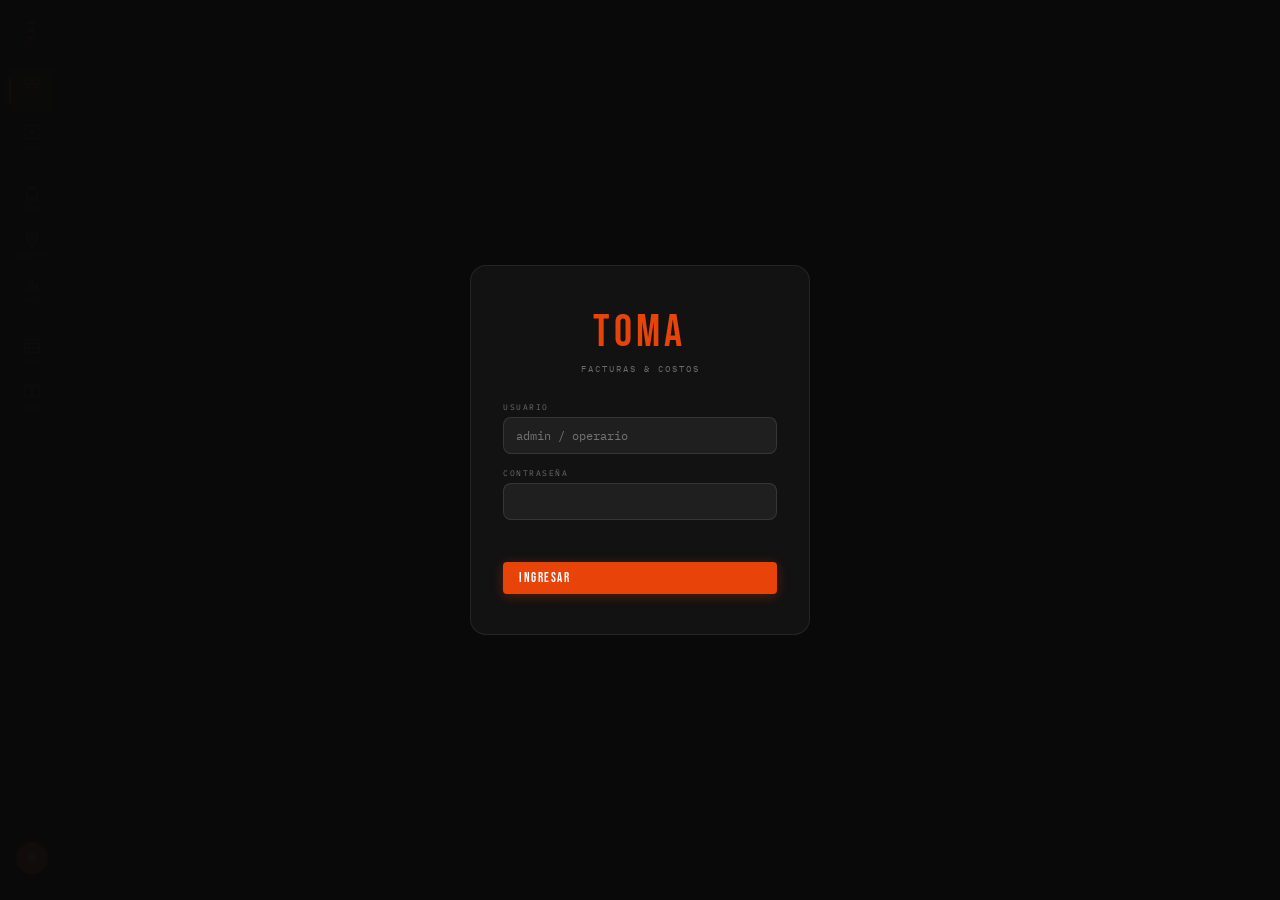
<file: facturas/index.html>
<!DOCTYPE html>
<html lang="es">
<head>
  <meta charset="UTF-8">
  <meta http-equiv="Content-Security-Policy" content="script-src 'self' https://cdn.sheetjs.com; object-src 'none'">
  <meta name="viewport" content="width=device-width, initial-scale=1.0">
  <title>Tomahoxs — Facturas</title>
  <link rel="stylesheet" href="css/main.css">
  <link rel="manifest" href="manifest.json">
  <meta name="theme-color" content="#E8440A">
  <link rel="preconnect" href="https://script.google.com">
  <link rel="preconnect" href="https://generativelanguage.googleapis.com">
</head>
<body>
<div class="app">
  <!-- SIDEBAR -->
  <nav class="sidebar">
    <div class="sb-logo">TOMA</div>
    <a class="sb-item active" data-screen="dashboard" href="#dashboard">
      <svg viewBox="0 0 24 24"><rect x="3" y="3" width="7" height="7" rx="1"/><rect x="14" y="3" width="7" height="7" rx="1"/><rect x="3" y="14" width="7" height="7" rx="1"/><rect x="14" y="14" width="7" height="7" rx="1"/></svg>
      <span class="lbl">DASH</span>
    </a>
    <a class="sb-item" data-screen="scan" href="#scan">
      <svg viewBox="0 0 24 24"><rect x="3" y="3" width="18" height="18" rx="2"/><path d="M8 12h8M12 8v8"/></svg>
      <span class="lbl">SCAN</span>
    </a>
    <div class="sb-divider"></div>
    <a class="sb-item" data-screen="historial" href="#historial">
      <svg viewBox="0 0 24 24"><path d="M9 5H7a2 2 0 0 0-2 2v12a2 2 0 0 0 2 2h10a2 2 0 0 0 2-2V7a2 2 0 0 0-2-2h-2M9 5a2 2 0 0 0 2 2h2a2 2 0 0 0 2-2M9 5a2 2 0 0 0 2-2h2a2 2 0 0 0 2 2"/></svg>
      <span class="lbl">HIST</span>
    </a>
    <a class="sb-item" data-screen="recetas" href="#recetas">
      <svg viewBox="0 0 24 24"><path d="M12 2C8 2 5 5 5 9c0 5.25 7 13 7 13s7-7.75 7-13c0-4-3-7-7-7z"/><circle cx="12" cy="9" r="2.5"/></svg>
      <span class="lbl">RECETAS</span>
    </a>
    <a class="sb-item" data-screen="costos" href="#costos">
      <svg viewBox="0 0 24 24" fill="none" stroke="currentColor" stroke-width="1.8"><line x1="18" y1="20" x2="18" y2="10"/><line x1="12" y1="20" x2="12" y2="4"/><line x1="6" y1="20" x2="6" y2="14"/></svg>
      <span class="lbl">P&L</span>
    </a>
    <div class="sb-divider"></div>
    <a class="sb-item" data-screen="inventario" href="#inventario">
      <svg viewBox="0 0 24 24" fill="none" stroke="currentColor" stroke-width="1.8"><rect x="2" y="3" width="20" height="18" rx="2"/><path d="M8 3v18M2 9h6M2 15h6M8 9h14M8 15h14"/></svg>
      <span class="lbl">INV</span>
    </a>
    <a class="sb-item" data-screen="libro" href="#libro">
      <svg viewBox="0 0 24 24" fill="none" stroke="currentColor" stroke-width="1.8"><path d="M2 3h6a4 4 0 0 1 4 4v14a3 3 0 0 0-3-3H2z"/><path d="M22 3h-6a4 4 0 0 0-4 4v14a3 3 0 0 1 3-3h7z"/></svg>
      <span class="lbl">LIBRO</span>
    </a>
    <div class="sb-avatar">JH</div>
  </nav>

  <!-- MAIN -->
  <div class="main">
    <div id="screen-dashboard" class="screen active"></div>
    <div id="screen-scan" class="screen"></div>
    <div id="screen-historial" class="screen"></div>
    <div id="screen-recetas" class="screen"></div>
    <div id="screen-costos" class="screen"></div>
    <div id="screen-inventario" class="screen"></div>
    <div id="screen-libro" class="screen"></div>
  </div>
</div>

<div id="toast"></div>

<!-- LOGIN OVERLAY -->
<div id="login-overlay">
  <div class="login-box">
    <div class="login-logo">TOMA</div>
    <div class="login-sub">Facturas & Costos</div>
    <form id="login-form">
      <div class="login-field">
        <label>Usuario</label>
        <input id="login-user" type="text" autocomplete="username" placeholder="admin / operario" required>
      </div>
      <div class="login-field">
        <label>Contraseña</label>
        <input id="login-pass" type="password" autocomplete="current-password" required>
      </div>
      <div id="login-error"></div>
      <button type="submit" class="btn btn-primary" style="width:100%;margin-top:8px">INGRESAR</button>
    </form>
  </div>
</div>

<style>
#login-overlay {
  display:none;position:fixed;inset:0;z-index:9999;
  background:rgba(10,10,10,.97);
  align-items:center;justify-content:center;
}
#login-overlay.visible { display:flex; }
.login-box {
  background:rgba(255,255,255,.04);border:1px solid rgba(255,255,255,.08);
  border-radius:16px;padding:40px 32px;width:100%;max-width:340px;
}
.login-logo {
  font-family:'Bebas Neue',sans-serif;font-size:2.8rem;color:var(--fire);
  letter-spacing:.1em;text-align:center;margin-bottom:4px;
}
.login-sub {
  font-family:'IBM Plex Mono',monospace;font-size:9px;color:var(--steel);
  letter-spacing:2px;text-align:center;text-transform:uppercase;margin-bottom:28px;
}
.login-field { margin-bottom:14px; }
.login-field label {
  display:block;font-family:'IBM Plex Mono',monospace;font-size:8px;
  color:var(--steel);letter-spacing:1.5px;text-transform:uppercase;margin-bottom:5px;
}
.login-field input {
  width:100%;background:rgba(255,255,255,.06);border:1px solid rgba(255,255,255,.1);
  border-radius:8px;padding:10px 12px;color:var(--bone);
  font-family:'IBM Plex Mono',monospace;font-size:12px;box-sizing:border-box;
}
.login-field input:focus { outline:none;border-color:var(--fire); }
#login-error {
  font-family:'IBM Plex Mono',monospace;font-size:9px;color:var(--fire);
  min-height:16px;margin-bottom:4px;text-align:center;
}
</style>

<script src="https://cdn.sheetjs.com/xlsx-0.20.3/package/dist/xlsx.full.min.js"></script>
<script src="js/config.js"></script>
<script src="js/engine.js"></script>
<script src="js/api.js"></script>
<script src="js/screens/dashboard.js"></script>
<script src="js/screens/scan.js"></script>
<script src="js/screens/historial.js"></script>
<script src="js/screens/recetas.js"></script>
<script src="js/screens/costos.js"></script>
<script src="js/screens/inventario.js"></script>
<script src="js/screens/libro.js"></script>
<script src="js/auth.js"></script>
<script src="js/router.js"></script>
<script src="js/app.js"></script>
</body>
</html>
</file>
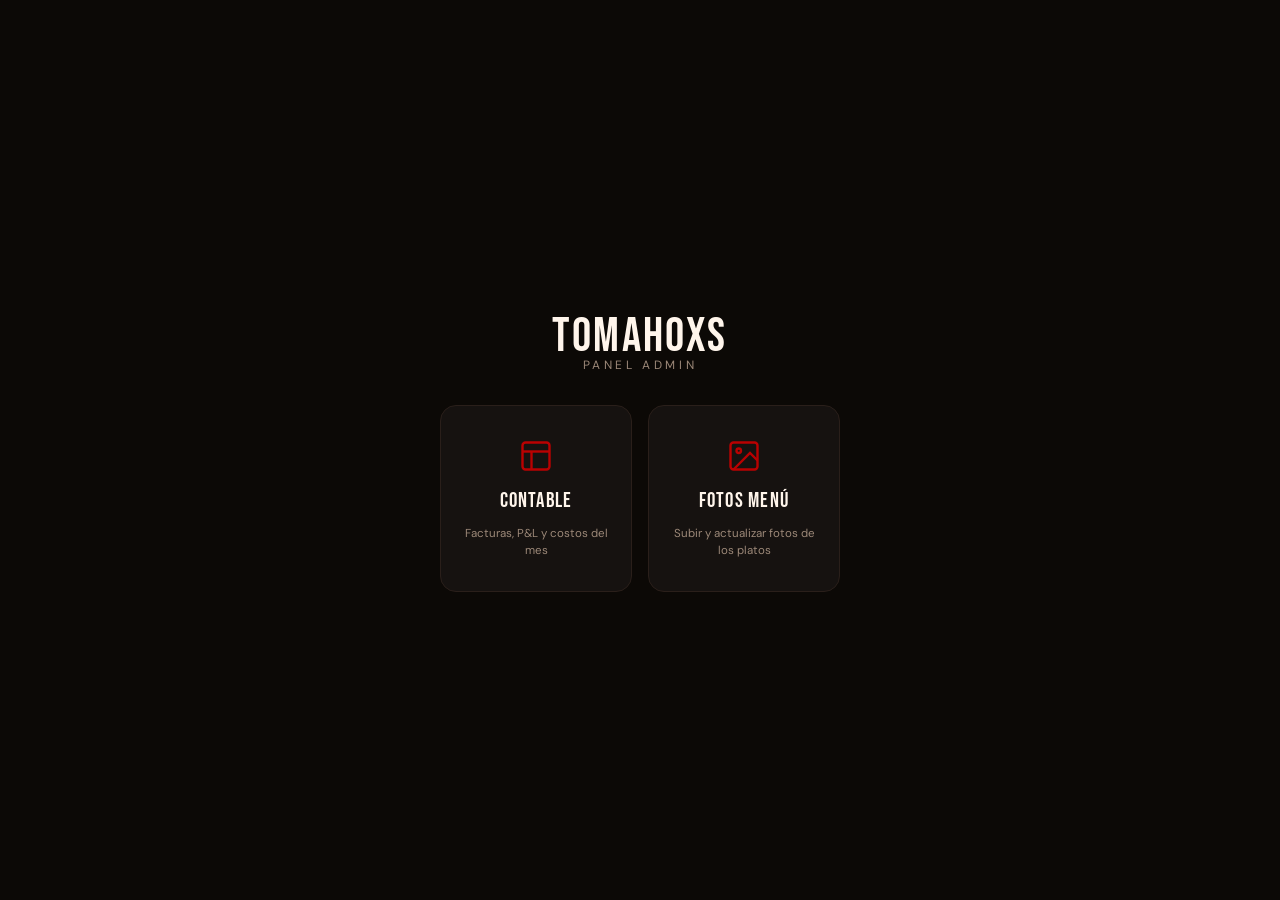
<file: admin.html>
<!DOCTYPE html>
<html lang="es">
<head>
<meta charset="UTF-8">
<meta name="viewport" content="width=device-width,initial-scale=1,maximum-scale=1">
<title>Admin — Tomahoxs</title>
<link rel="preconnect" href="https://fonts.googleapis.com">
<link href="https://fonts.googleapis.com/css2?family=Bebas+Neue&family=DM+Sans:wght@400;500;600;700&display=swap" rel="stylesheet">
<style>
:root{--red:#cc0000;--dark:#0c0906;--card:#161210;--border:#2a1f1a;--text:#fff5eb;--muted:#9c8878;--r:12px}
*{box-sizing:border-box;margin:0;padding:0;-webkit-tap-highlight-color:transparent}
body{font-family:'DM Sans',system-ui,sans-serif;background:var(--dark);color:var(--text);min-height:100vh}

/* PIN SCREEN */
#pin-screen{position:fixed;inset:0;background:var(--dark);display:flex;flex-direction:column;align-items:center;justify-content:center;gap:2rem;z-index:100;padding:2rem}
#pin-screen.hidden{display:none}
.logo-txt{font-family:'Bebas Neue',cursive;font-size:3rem;letter-spacing:.05em;color:var(--text)}
.logo-sub{font-size:.75rem;letter-spacing:.3em;color:var(--muted);text-transform:uppercase;margin-top:-.5rem}
.pin-label{font-size:.85rem;color:var(--muted);text-align:center}
.pin-dots{display:flex;gap:.75rem;justify-content:center}
.pin-dot{width:14px;height:14px;border-radius:50%;background:var(--border);border:2px solid var(--border);transition:all .15s}
.pin-dot.filled{background:var(--red);border-color:var(--red)}
.pin-keypad{display:grid;grid-template-columns:repeat(3,1fr);gap:.65rem;width:100%;max-width:280px}
.pin-key{background:var(--card);border:1px solid var(--border);border-radius:var(--r);padding:1.1rem;font-size:1.4rem;font-weight:600;color:var(--text);cursor:pointer;text-align:center;user-select:none;transition:background .1s,transform .08s}
.pin-key:active{background:#1e1510;transform:scale(.94)}
.pin-key.del{font-size:1rem;color:var(--muted)}
.pin-error{color:var(--red);font-size:.85rem;text-align:center;min-height:1.2em}

/* TOKEN SCREEN */
#token-screen{position:fixed;inset:0;background:var(--dark);display:flex;flex-direction:column;align-items:center;justify-content:center;gap:1.5rem;z-index:99;padding:2rem}
#token-screen.hidden{display:none}
.token-card{background:var(--card);border:1px solid var(--border);border-radius:var(--r);padding:1.5rem;width:100%;max-width:360px;display:flex;flex-direction:column;gap:1rem}
.token-title{font-size:1.1rem;font-weight:700}
.token-desc{font-size:.82rem;color:var(--muted);line-height:1.5}
.token-input{background:#0a0705;border:1px solid var(--border);border-radius:8px;padding:.75rem 1rem;color:var(--text);font-size:.85rem;width:100%;font-family:monospace;outline:none}
.token-input:focus{border-color:rgba(204,0,0,.5)}
.btn-primary{background:var(--red);color:#fff;border:none;border-radius:8px;padding:.85rem;font-size:.95rem;font-weight:600;cursor:pointer;width:100%;transition:opacity .15s}
.btn-primary:hover{opacity:.88}
.btn-primary:active{opacity:.75}

/* MAIN */
#main{display:none;padding:1.25rem;max-width:800px;margin:0 auto}
#main.visible{display:block}
.top-bar{display:flex;align-items:center;justify-content:space-between;margin-bottom:1.75rem;padding-bottom:1rem;border-bottom:1px solid var(--border)}
.top-logo{font-family:'Bebas Neue',cursive;font-size:1.6rem;letter-spacing:.05em}
.top-sub{font-size:.72rem;color:var(--muted);letter-spacing:.1em;text-transform:uppercase}
.btn-logout{background:transparent;border:1px solid var(--border);border-radius:8px;padding:.4rem .9rem;color:var(--muted);font-size:.78rem;cursor:pointer}
.btn-logout:hover{border-color:var(--red);color:var(--red)}

.section-label{font-family:'Bebas Neue',cursive;font-size:1.5rem;letter-spacing:.05em;color:var(--text);margin:1.75rem 0 .85rem;padding-bottom:.4rem;border-bottom:2px solid var(--red)}
.grid{display:grid;grid-template-columns:repeat(2,1fr);gap:.75rem}
@media(min-width:520px){.grid{grid-template-columns:repeat(3,1fr)}}
@media(min-width:720px){.grid{grid-template-columns:repeat(4,1fr)}}

.item-card{background:var(--card);border:1px solid var(--border);border-radius:var(--r);overflow:hidden;cursor:pointer;position:relative;transition:border-color .2s,transform .15s}
.item-card:hover{border-color:rgba(204,0,0,.4);transform:translateY(-2px)}
.item-card:active{transform:scale(.97)}
.item-card input[type=file]{position:absolute;inset:0;opacity:0;cursor:pointer;width:100%;height:100%;z-index:20}

.img-wrap{position:relative;width:100%;padding-top:75%;background:#0a0705;overflow:hidden}
.img-wrap img{position:absolute;inset:0;width:100%;height:100%;object-fit:cover;transition:opacity .2s}
.img-placeholder{position:absolute;inset:0;display:flex;flex-direction:column;align-items:center;justify-content:center;gap:.4rem;border:2px dashed var(--border)}
.img-placeholder svg{width:28px;height:28px;opacity:.3}
.img-placeholder span{font-size:.7rem;color:var(--muted);text-align:center;padding:0 .5rem}

.item-info{padding:.6rem .7rem .7rem}
.item-name{font-size:.82rem;font-weight:600;line-height:1.3;margin-bottom:.35rem}
.item-status{display:flex;align-items:center;gap:.3rem;font-size:.7rem}
.status-dot{width:6px;height:6px;border-radius:50%;flex-shrink:0}
.status-dot.has{background:#22c55e}
.status-dot.missing{background:var(--border)}
.status-txt{color:var(--muted)}

/* UPLOAD OVERLAY */
.upload-overlay{position:absolute;inset:0;background:rgba(12,9,6,.85);display:flex;flex-direction:column;align-items:center;justify-content:center;gap:.5rem;z-index:10;border-radius:var(--r);backdrop-filter:blur(2px)}
.upload-overlay.hidden{display:none}
.upload-spinner{width:28px;height:28px;border:3px solid var(--border);border-top-color:var(--red);border-radius:50%;animation:spin .7s linear infinite}
.upload-msg{font-size:.75rem;color:var(--muted)}
.upload-success{color:#22c55e;font-size:.75rem;font-weight:600}
.upload-error{color:var(--red);font-size:.75rem;font-weight:600}
@keyframes spin{to{transform:rotate(360deg)}}

/* TOAST */
.toast{position:fixed;bottom:1.5rem;left:50%;transform:translateX(-50%) translateY(80px);background:var(--card);border:1px solid var(--border);border-radius:var(--r);padding:.75rem 1.25rem;font-size:.85rem;font-weight:500;opacity:0;transition:all .3s;z-index:200;white-space:nowrap}
.toast.show{transform:translateX(-50%) translateY(0);opacity:1}
.toast.ok{border-color:#22c55e;color:#22c55e}
.toast.err{border-color:var(--red);color:var(--red)}

/* HUB */
#hub-screen{position:fixed;inset:0;background:var(--dark);display:flex;flex-direction:column;align-items:center;justify-content:center;gap:2rem;padding:2rem;z-index:200}
#hub-screen.hidden{display:none}
.hub-logo{text-align:center}
.hub-cards{display:grid;grid-template-columns:1fr 1fr;gap:1rem;width:100%;max-width:400px}
.hub-card{background:var(--card);border:1px solid var(--border);border-radius:16px;padding:2rem 1rem;display:flex;flex-direction:column;align-items:center;gap:.85rem;cursor:pointer;transition:border-color .2s,transform .15s;text-decoration:none;color:var(--text)}
.hub-card:hover{border-color:rgba(204,0,0,.5);transform:translateY(-3px)}
.hub-card:active{transform:scale(.96)}
.hub-card svg{width:36px;height:36px;color:var(--red);opacity:.9}
.hub-card-title{font-family:'Bebas Neue',cursive;font-size:1.3rem;letter-spacing:.06em;text-align:center}
.hub-card-sub{font-size:.72rem;color:var(--muted);text-align:center;line-height:1.4}
</style>
</head>
<body>

<!-- HUB SCREEN -->
<div id="hub-screen">
  <div class="hub-logo">
    <div class="logo-txt">TOMAHOXS</div>
    <div class="logo-sub">Panel Admin</div>
  </div>
  <div class="hub-cards">
    <a class="hub-card" href="/facturas">
      <svg viewBox="0 0 24 24" fill="none" stroke="currentColor" stroke-width="1.6">
        <rect x="3" y="3" width="18" height="18" rx="2"/>
        <line x1="3" y1="9" x2="21" y2="9"/>
        <line x1="9" y1="21" x2="9" y2="9"/>
      </svg>
      <div class="hub-card-title">Contable</div>
      <div class="hub-card-sub">Facturas, P&L y costos del mes</div>
    </a>
    <div class="hub-card" onclick="goFotos()">
      <svg viewBox="0 0 24 24" fill="none" stroke="currentColor" stroke-width="1.6">
        <rect x="3" y="3" width="18" height="18" rx="2"/>
        <circle cx="8.5" cy="8.5" r="1.5"/>
        <path d="M21 15l-5-5L5 21"/>
      </svg>
      <div class="hub-card-title">Fotos Menú</div>
      <div class="hub-card-sub">Subir y actualizar fotos de los platos</div>
    </div>
  </div>
</div>

<!-- LOGIN SCREEN -->
<div id="pin-screen" class="hidden">
  <div style="text-align:center;margin-bottom:2rem">
    <div class="logo-txt">TOMAHOXS</div>
    <div class="logo-sub">Fotos del Menú</div>
  </div>
  <form id="login-form" onsubmit="checkLogin(event)" style="display:flex;flex-direction:column;gap:.85rem;width:100%;max-width:320px">
    <input id="login-user" type="text" placeholder="Usuario" autocomplete="username"
      style="background:var(--card);border:1px solid var(--border);border-radius:var(--r);padding:.9rem 1.1rem;color:var(--text);font-family:'DM Sans',sans-serif;font-size:1rem;outline:none;width:100%;box-sizing:border-box">
    <input id="login-pass" type="password" placeholder="Contraseña" autocomplete="current-password"
      style="background:var(--card);border:1px solid var(--border);border-radius:var(--r);padding:.9rem 1.1rem;color:var(--text);font-family:'DM Sans',sans-serif;font-size:1rem;outline:none;width:100%;box-sizing:border-box">
    <button type="submit"
      style="background:var(--red);color:#fff;border:none;border-radius:var(--r);padding:.95rem;font-family:'Bebas Neue',cursive;font-size:1.15rem;letter-spacing:.08em;cursor:pointer">
      INGRESAR
    </button>
    <div id="login-error" style="color:var(--red);font-size:.82rem;text-align:center;min-height:1rem"></div>
  </form>
</div>


<!-- MAIN -->
<div id="main">
  <div class="top-bar">
    <div>
      <div class="top-logo">TOMAHOXS</div>
      <div class="top-sub">Fotos del menú</div>
    </div>
    <button class="btn-logout" onclick="logout()">Salir</button>
  </div>
  <div id="grid-container"></div>
</div>

<div class="toast" id="toast"></div>

<script>
const PIN = '2121'; // usado solo para el webhook de subida de fotos
const APPS_SCRIPT = 'https://script.google.com/macros/s/AKfycbwjcOs15KtXkLW4-7fOl_6Tks8D_cRlvfM1PcOUp1v6VwjqBG9y4zyQMkgSYkue6HYj9Q/exec';
const UPLOAD_URL = 'https://primary-production-74bce.up.railway.app/webhook/upload-foto-menu';

let currentUser = null;
let currentPass = null;

const SECTIONS = [
  { label: 'Entradas', items: [
    { id:'bocaditos',   name:'Bocaditos de Reina' },
    { id:'taquitos',    name:'Taquitos Ahumados' },
    { id:'tostones',    name:'Tostones Ahumados' },
    { id:'nachos',      name:'Pulled Nachos' },
    { id:'chicharron',  name:'Chicharrón 300g' },
    { id:'costilla',    name:'Costilla 450g' },
  ]},
  { label: 'Perrito', items: [
    { id:'perrito',     name:'Perrito Ahumado' },
  ]},
  { label: 'Hamburguesas', items: [
    { id:'chic-candy',  name:'Chic-Candy' },
    { id:'toffee',      name:'Toffee' },
    { id:'romanoff',    name:'Romanoff' },
    { id:'welsh',       name:'The Welsh' },
    { id:'smoky',       name:'Smoky' },
    { id:'philabrisk',  name:'Philabrisk' },
    { id:'epik',        name:'EPIK' },
    { id:'monotov',     name:'Monotov' },
    { id:'philadelphia',name:'Philadelphia' },
    { id:'cheese-bacon',name:'Cheese Bacon' },
    { id:'clasica',     name:'Clásica' },
  ]},
  { label: 'Papas', items: [
    { id:'pulled-papas',name:'Pulled Papas' },
    { id:'papas-solas', name:'Papas Solas' },
  ]},
  { label: 'Cortes al Barril', items: [
    { id:'punta-anca',  name:'Punta de Anca' },
    { id:'churrasco',   name:'Churrasco' },
    { id:'solomo',      name:'Solomo Extranjero' },
    { id:'pincho',      name:'Pincho de Pollo' },
  ]},
];

// Login
async function checkLogin(e) {
  e.preventDefault();
  const user = document.getElementById('login-user').value.trim();
  const pass = document.getElementById('login-pass').value;
  const btn = document.querySelector('#login-form button[type=submit]');
  const err = document.getElementById('login-error');
  if (!user || !pass) { err.textContent = 'Completa todos los campos'; return; }
  btn.textContent = 'VERIFICANDO...'; btn.disabled = true; err.textContent = '';
  try {
    const url = new URL(APPS_SCRIPT);
    url.searchParams.set('action', 'checkAdminAuth');
    url.searchParams.set('payload', JSON.stringify({ user, pass }));
    const res = await fetch(url.toString(), { credentials: 'omit' });
    const data = await res.json();
    if (data.ok) {
      currentUser = user; currentPass = pass;
      document.getElementById('pin-screen').classList.add('hidden');
      showMain();
    } else {
      err.textContent = 'Usuario o contraseña incorrectos';
    }
  } catch(ex) {
    err.textContent = 'Error de conexión. Intenta de nuevo.';
  }
  btn.textContent = 'INGRESAR'; btn.disabled = false;
}

function goFotos() {
  document.getElementById('hub-screen').classList.add('hidden');
  document.getElementById('pin-screen').classList.remove('hidden');
}

function logout() {
  location.reload();
}

// Main grid
function showMain() {
  const main = document.getElementById('main');
  main.classList.add('visible');
  const container = document.getElementById('grid-container');
  container.innerHTML = SECTIONS.map(s => `
    <div class="section-label">${s.label}</div>
    <div class="grid">${s.items.map(itemCard).join('')}</div>
  `).join('') + `
  <div class="section-label" style="margin-top:2rem">Usuarios</div>
  <div style="background:var(--card);border:1px solid var(--border);border-radius:var(--r);padding:1.25rem;max-width:340px">
    <form onsubmit="crearUsuario(event)" style="display:flex;flex-direction:column;gap:.75rem">
      <input id="nu-user" type="text" placeholder="Nuevo usuario"
        style="background:#0a0705;border:1px solid var(--border);border-radius:8px;padding:.7rem .9rem;color:var(--text);font-size:.9rem;outline:none">
      <input id="nu-pass" type="password" placeholder="Contraseña"
        style="background:#0a0705;border:1px solid var(--border);border-radius:8px;padding:.7rem .9rem;color:var(--text);font-size:.9rem;outline:none">
      <button type="submit" style="background:var(--red);color:#fff;border:none;border-radius:8px;padding:.75rem;font-family:'Bebas Neue',cursive;font-size:1rem;letter-spacing:.06em;cursor:pointer">CREAR USUARIO</button>
      <div id="nu-msg" style="font-size:.8rem;text-align:center;min-height:1rem"></div>
    </form>
  </div>`;
  SECTIONS.forEach(s => s.items.forEach(item => checkImgExists(item.id)));
  document.querySelectorAll('.item-card input[type=file]').forEach(inp => {
    inp.addEventListener('change', e => {
      const id = inp.dataset.id;
      if (e.target.files[0]) handleUpload(id, e.target.files[0]);
    });
  });
}

async function crearUsuario(e) {
  e.preventDefault();
  const newUser = document.getElementById('nu-user').value.trim();
  const newPass = document.getElementById('nu-pass').value;
  const msg = document.getElementById('nu-msg');
  const btn = e.target.querySelector('button');
  if (!newUser || !newPass) { msg.style.color = 'var(--red)'; msg.textContent = 'Completa ambos campos'; return; }
  btn.disabled = true; msg.style.color = 'var(--muted)'; msg.textContent = 'Guardando...';
  try {
    const url = new URL(APPS_SCRIPT);
    url.searchParams.set('action', 'createAdminUser');
    url.searchParams.set('payload', JSON.stringify({ currentUser, currentPass, newUser, newPass }));
    const res = await fetch(url.toString(), { credentials: 'omit' });
    const data = await res.json();
    if (data.ok) {
      msg.style.color = '#22c55e'; msg.textContent = '✓ Usuario creado';
      document.getElementById('nu-user').value = '';
      document.getElementById('nu-pass').value = '';
    } else {
      msg.style.color = 'var(--red)'; msg.textContent = data.error || 'Error al crear usuario';
    }
  } catch(ex) {
    msg.style.color = 'var(--red)'; msg.textContent = 'Error de conexión';
  }
  btn.disabled = false;
}

function itemCard(item) {
  return `
  <div class="item-card" id="card-${item.id}">
    <input type="file" accept="image/*" capture="environment" data-id="${item.id}">
    <div class="img-wrap" id="wrap-${item.id}">
      <div class="img-placeholder" id="ph-${item.id}">
        <svg viewBox="0 0 24 24" fill="none" stroke="currentColor" stroke-width="1.5">
          <rect x="3" y="3" width="18" height="18" rx="2"/>
          <circle cx="8.5" cy="8.5" r="1.5"/>
          <path d="M21 15l-5-5L5 21"/>
        </svg>
        <span>Toca para subir</span>
      </div>
      <img id="img-${item.id}" src="" alt="${item.name}" style="display:none;position:absolute;inset:0;width:100%;height:100%;object-fit:cover">
      <div class="upload-overlay hidden" id="ov-${item.id}">
        <div class="upload-spinner"></div>
        <div class="upload-msg">Subiendo...</div>
      </div>
    </div>
    <div class="item-info">
      <div class="item-name">${item.name}</div>
      <div class="item-status">
        <div class="status-dot missing" id="dot-${item.id}"></div>
        <div class="status-txt" id="st-${item.id}">Sin foto</div>
      </div>
    </div>
  </div>`;
}

function checkImgExists(id) {
  const img = document.getElementById('img-' + id);
  const ph  = document.getElementById('ph-' + id);
  const url = '/img/' + id + '.jpg?v=' + Date.now();
  const test = new Image();
  test.onload = () => { img.src = url; img.style.display = 'block'; ph.style.display = 'none'; setStatus(id, true); };
  test.onerror = () => setStatus(id, false);
  test.src = url;
}

function setStatus(id, has) {
  const dot = document.getElementById('dot-' + id);
  const st  = document.getElementById('st-' + id);
  if (!dot) return;
  dot.className = 'status-dot ' + (has ? 'has' : 'missing');
  st.textContent = has ? 'Foto lista' : 'Sin foto';
}

// Image resize
function resizeImage(file, maxW = 1200, q = 0.88) {
  return new Promise(resolve => {
    const reader = new FileReader();
    reader.onload = e => {
      const img = new Image();
      img.onload = () => {
        const ratio = Math.min(1, maxW / img.width);
        const w = Math.round(img.width * ratio);
        const h = Math.round(img.height * ratio);
        const canvas = document.createElement('canvas');
        canvas.width = w; canvas.height = h;
        canvas.getContext('2d').drawImage(img, 0, 0, w, h);
        canvas.toBlob(blob => {
          const r2 = new FileReader();
          r2.onload = e2 => resolve(e2.target.result.split(',')[1]);
          r2.readAsDataURL(blob);
        }, 'image/jpeg', q);
      };
      img.src = e.target.result;
    };
    reader.readAsDataURL(file);
  });
}

// Upload via n8n webhook (token queda server-side)
async function handleUpload(id, file) {
  const ov = document.getElementById('ov-' + id);
  ov.classList.remove('hidden');
  ov.innerHTML = '<div class="upload-spinner"></div><div class="upload-msg">Procesando...</div>';

  try {
    const b64 = await resizeImage(file);
    ov.querySelector('.upload-msg').textContent = 'Subiendo...';

    const res = await fetch(UPLOAD_URL, {
      method: 'POST',
      headers: { 'Content-Type': 'application/json' },
      body: JSON.stringify({ pin: PIN, id, content: b64 })
    });
    const text = await res.text();
    let data;
    try { data = JSON.parse(text); } catch(pe) { throw new Error('Respuesta inválida: ' + text.substring(0, 80)); }
    if (!data.ok) throw new Error(data.error || data.message || JSON.stringify(data));

    const url = '/img/' + id + '.jpg?v=' + Date.now();
    const img = document.getElementById('img-' + id);
    const ph  = document.getElementById('ph-' + id);
    img.src = url; img.style.display = 'block'; ph.style.display = 'none';
    setStatus(id, true);
    ov.innerHTML = '<div class="upload-success">✓ Subida</div>';
    setTimeout(() => ov.classList.add('hidden'), 1500);
    showToast('✓ ' + id + ' actualizado', 'ok');
  } catch(e) {
    ov.innerHTML = '<div class="upload-error">Error: ' + e.message + '</div>';
    setTimeout(() => ov.classList.add('hidden'), 2500);
    showToast('Error al subir ' + id, 'err');
  }
}

function showToast(msg, type) {
  const t = document.getElementById('toast');
  t.textContent = msg;
  t.className = 'toast ' + type + ' show';
  setTimeout(() => t.className = 'toast ' + type, 2500);
}
</script>
</body>
</html>
</file>
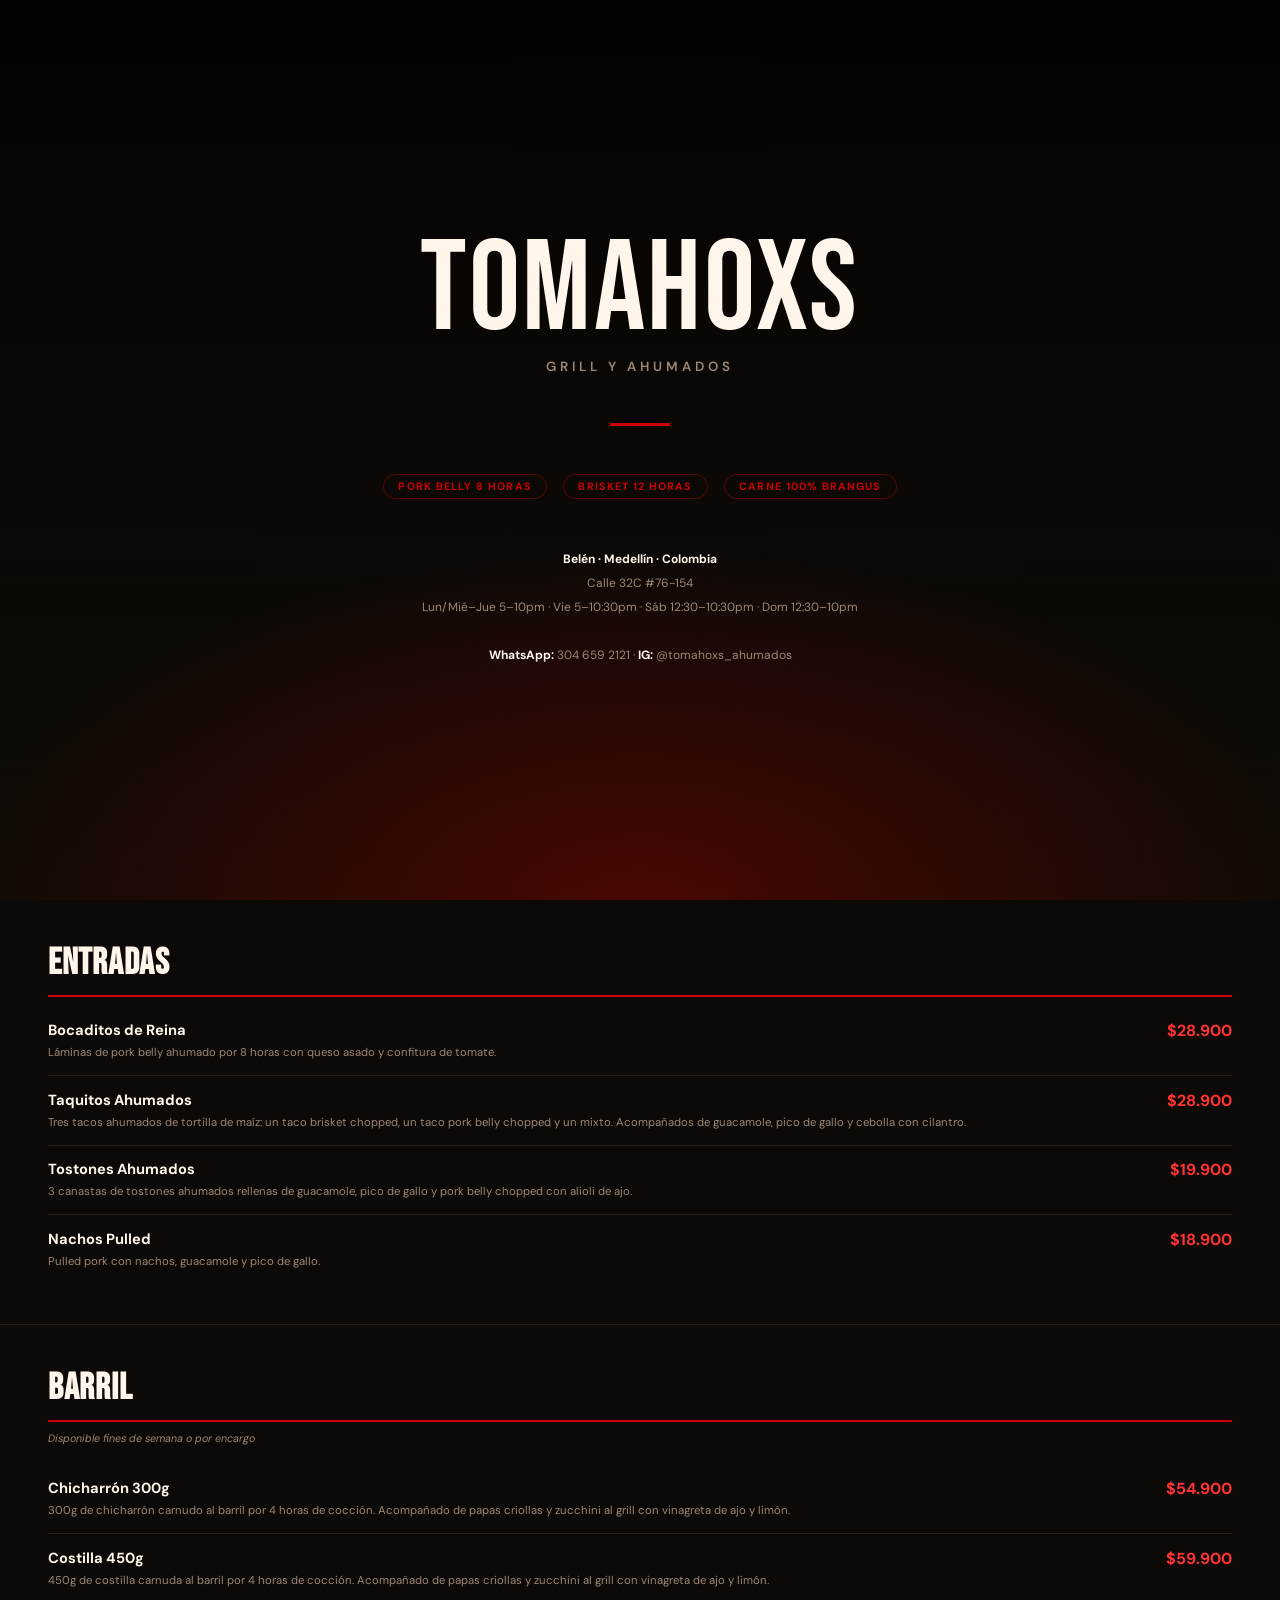
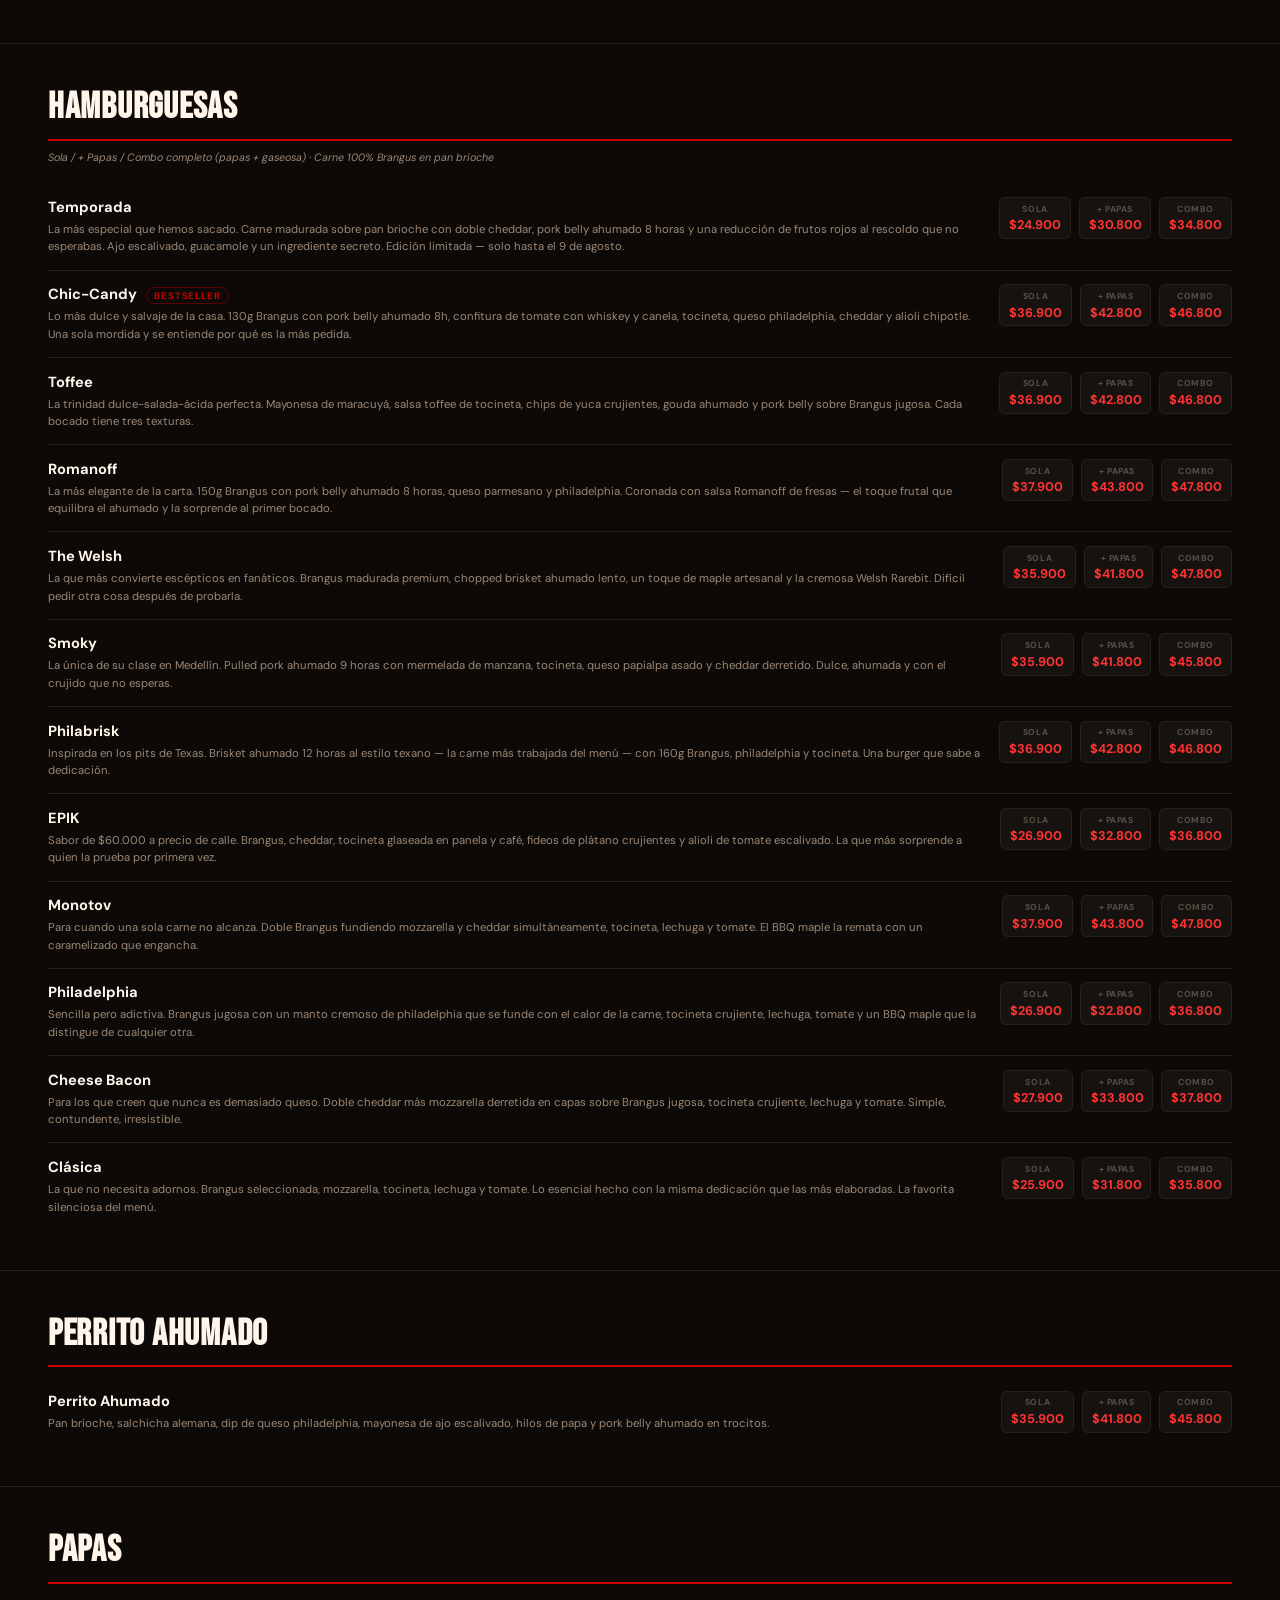
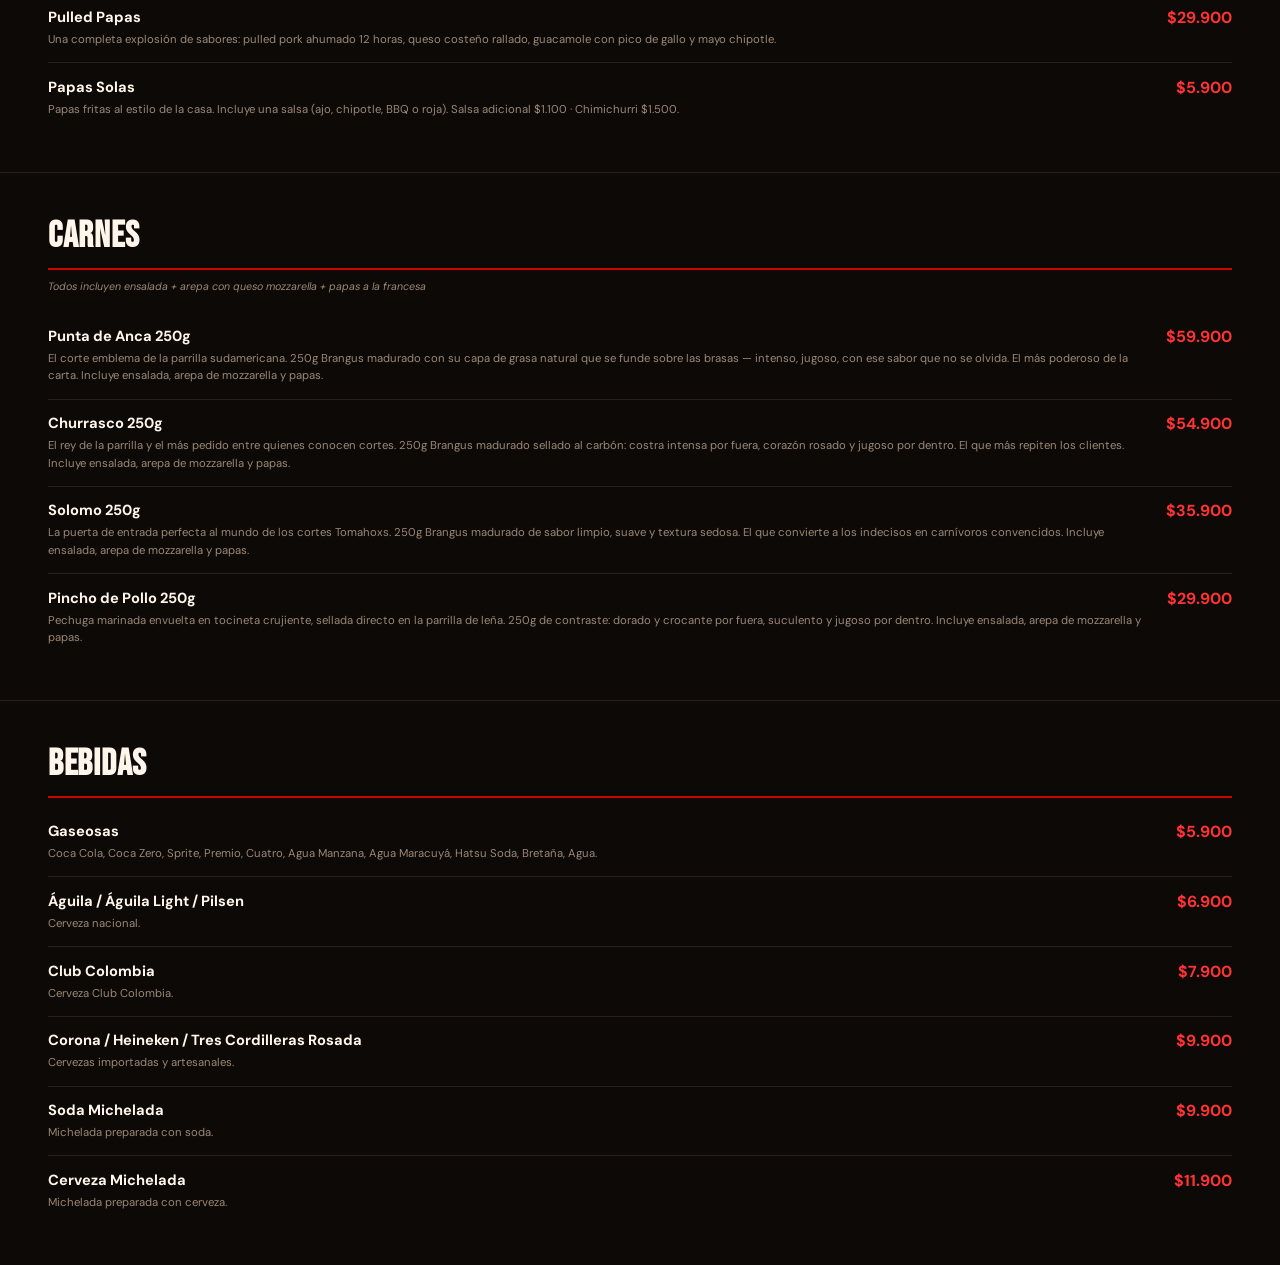
<file: print.html>
<!DOCTYPE html>
<html lang="es">
<head><meta charset="UTF-8"><title>Tomahoxs — Menú</title>
<style>@import url('https://fonts.googleapis.com/css2?family=Bebas+Neue&family=DM+Sans:wght@400;500;600;700&display=swap');
  :root{--red:#cc0000;--dark:#0c0906;--card:#161210;--border:#2a1f1a;--text:#fff5eb;--muted:#9c8878;--ghost:#5a4f44;--fd:'Bebas Neue',Impact,cursive;--fb:'DM Sans',system-ui,sans-serif}
  *{box-sizing:border-box;margin:0;padding:0}
  html{-webkit-print-color-adjust:exact;print-color-adjust:exact}
  body{font-family:var(--fb);background:var(--dark);color:var(--text);font-size:10pt}
  .cover{min-height:100vh;display:flex;flex-direction:column;align-items:center;justify-content:center;background:radial-gradient(ellipse 80% 60% at 50% 100%,rgba(204,0,0,.3) 0%,transparent 65%),linear-gradient(180deg,#050302 0%,#0c0906 60%,#100b05 100%);page-break-after:always;text-align:center;padding:4rem 2rem}
  .cover-brand{font-family:var(--fd);font-size:96pt;line-height:.9;letter-spacing:.02em;color:var(--text)}
  .cover-sub{font-size:10pt;font-weight:600;letter-spacing:.3em;color:var(--muted);text-transform:uppercase;margin-top:.6rem;margin-bottom:3rem}
  .cover-line{width:60px;height:3px;background:var(--red);margin:0 auto 3rem}
  .cover-tags{display:flex;gap:1rem;justify-content:center;flex-wrap:wrap;margin-bottom:3rem}
  .cover-tag{font-size:8pt;font-weight:700;letter-spacing:.1em;text-transform:uppercase;color:var(--red);border:1px solid rgba(204,0,0,.4);padding:.3rem .9rem;border-radius:100px}
  .cover-info{font-size:9pt;color:var(--muted);line-height:2}
  .cover-info strong{color:var(--text)}
  .section{padding:2.5rem 3rem}
  .section+.section{border-top:1px solid var(--border)}
  .sec-head{display:flex;align-items:baseline;gap:1rem;margin-bottom:.6rem;padding-bottom:.6rem;border-bottom:2px solid var(--red)}
  .sec-title{font-family:var(--fd);font-size:28pt;letter-spacing:.02em;color:var(--text)}
  .sec-note{font-size:8pt;color:var(--muted);font-style:italic;margin-bottom:1.2rem}
  .item{display:flex;justify-content:space-between;align-items:flex-start;gap:1rem;padding:.85rem 0;border-bottom:1px solid var(--border);page-break-inside:avoid}
  .item:last-child{border-bottom:none}
  .item-img{width:80px;height:60px;object-fit:cover;border-radius:5px;flex-shrink:0}
  .item-body{flex:1;display:flex;gap:1rem;align-items:flex-start}
  .item-info{flex:1}
  .item-name{font-size:11pt;font-weight:700;color:var(--text);margin-bottom:.25rem}
  .item-name .bs{font-size:7pt;font-weight:700;letter-spacing:.1em;text-transform:uppercase;color:var(--red);border:1px solid rgba(204,0,0,.4);padding:.1rem .4rem;border-radius:100px;margin-left:.4rem;vertical-align:middle}
  .item-desc{font-size:8.5pt;color:var(--muted);line-height:1.55}
  .item-price{flex-shrink:0;text-align:right}
  .price-single{font-size:12pt;font-weight:700;color:#ff3333;white-space:nowrap}
  .price-tiers{display:flex;gap:.5rem}
  .pt{display:flex;flex-direction:column;align-items:center;background:var(--card);border:1px solid var(--border);border-radius:6px;padding:.3rem .55rem;min-width:68px}
  .pl{font-size:6.5pt;font-weight:700;letter-spacing:.06em;text-transform:uppercase;color:var(--ghost);margin-bottom:.1rem;white-space:nowrap}
  .pv{font-size:9.5pt;font-weight:700;color:#ff3333;white-space:nowrap}
  @page{margin:0;size:A4}
  @media print{body{background:var(--dark)}.cover{page-break-after:always}.section{page-break-inside:avoid}}</style>
</head>
<body>
<div class="cover">
  <div class="cover-brand">TOMAHOXS</div>
  <div class="cover-sub">Grill y Ahumados</div>
  <div class="cover-line"></div>
  <div class="cover-tags">
    <span class="cover-tag">Pork Belly 8 Horas</span>
    <span class="cover-tag">Brisket 12 Horas</span>
    <span class="cover-tag">Carne 100% Brangus</span>
  </div>
  <div class="cover-info">
    <strong>Belén · Medellín · Colombia</strong><br>
    Calle 32C #76-154<br>
    Lun/Mié–Jue 5–10pm · Vie 5–10:30pm · Sáb 12:30–10:30pm · Dom 12:30–10pm<br><br>
    <strong>WhatsApp:</strong> 304 659 2121 · <strong>IG:</strong> @tomahoxs_ahumados
  </div>
</div>

<!-- SECTION:entradas:START -->
<div class="section" data-section="entradas">
  <div class="sec-head"><h2 class="sec-title">Entradas</h2></div>
<!-- ITEM:bocaditos:START -->
  <div class="item" data-id="bocaditos">
    <div class="item-body">
      <img class="item-img" src="https://tomahoxs.com/img/bocaditos.jpg" onerror="this.remove()">
      <div class="item-info">
        <div class="item-name">Bocaditos de Reina</div>
        <div class="item-desc">Láminas de pork belly ahumado por 8 horas con queso asado y confitura de tomate.</div>
      </div>
    </div>
    <div class="item-price"><span class="price-single">$28.900</span></div>
  </div>
<!-- ITEM:bocaditos:END -->
<!-- ITEM:taquitos:START -->
  <div class="item" data-id="taquitos">
    <div class="item-body">
      <img class="item-img" src="https://tomahoxs.com/img/taquitos.jpg" onerror="this.remove()">
      <div class="item-info">
        <div class="item-name">Taquitos Ahumados</div>
        <div class="item-desc">Tres tacos ahumados de tortilla de maíz: un taco brisket chopped, un taco pork belly chopped y un mixto. Acompañados de guacamole, pico de gallo y cebolla con cilantro.</div>
      </div>
    </div>
    <div class="item-price"><span class="price-single">$28.900</span></div>
  </div>
<!-- ITEM:taquitos:END -->
<!-- ITEM:tostones:START -->
  <div class="item" data-id="tostones">
    <div class="item-body">
      <img class="item-img" src="https://tomahoxs.com/img/tostones.jpg" onerror="this.remove()">
      <div class="item-info">
        <div class="item-name">Tostones Ahumados</div>
        <div class="item-desc">3 canastas de tostones ahumados rellenas de guacamole, pico de gallo y pork belly chopped con alioli de ajo.</div>
      </div>
    </div>
    <div class="item-price"><span class="price-single">$19.900</span></div>
  </div>
<!-- ITEM:tostones:END -->
<!-- ITEM:nachos:START -->
  <div class="item" data-id="nachos">
    <div class="item-body">
      <img class="item-img" src="https://tomahoxs.com/img/nachos.jpg" onerror="this.remove()">
      <div class="item-info">
        <div class="item-name">Nachos Pulled</div>
        <div class="item-desc">Pulled pork con nachos, guacamole y pico de gallo.</div>
      </div>
    </div>
    <div class="item-price"><span class="price-single">$18.900</span></div>
  </div>
<!-- ITEM:nachos:END -->
</div>
<!-- SECTION:entradas:END -->

<!-- SECTION:barril:START -->
<div class="section" data-section="barril">
  <div class="sec-head"><h2 class="sec-title">Barril</h2></div>
  <p class="sec-note">Disponible fines de semana o por encargo</p>
<!-- ITEM:chicharron:START -->
  <div class="item" data-id="chicharron">
    <div class="item-body">
      <img class="item-img" src="https://tomahoxs.com/img/chicharron.jpg" onerror="this.remove()">
      <div class="item-info">
        <div class="item-name">Chicharrón 300g</div>
        <div class="item-desc">300g de chicharrón carnudo al barril por 4 horas de cocción. Acompañado de papas criollas y zucchini al grill con vinagreta de ajo y limón.</div>
      </div>
    </div>
    <div class="item-price"><span class="price-single">$54.900</span></div>
  </div>
<!-- ITEM:chicharron:END -->
<!-- ITEM:costilla:START -->
  <div class="item" data-id="costilla">
    <div class="item-body">
      <img class="item-img" src="https://tomahoxs.com/img/costilla.jpg" onerror="this.remove()">
      <div class="item-info">
        <div class="item-name">Costilla 450g</div>
        <div class="item-desc">450g de costilla carnuda al barril por 4 horas de cocción. Acompañado de papas criollas y zucchini al grill con vinagreta de ajo y limón.</div>
      </div>
    </div>
    <div class="item-price"><span class="price-single">$59.900</span></div>
  </div>
<!-- ITEM:costilla:END -->
</div>
<!-- SECTION:barril:END -->

<!-- SECTION:hamburguesas:START -->
<div class="section" data-section="hamburguesas">
  <div class="sec-head"><h2 class="sec-title">Hamburguesas</h2></div>
  <p class="sec-note">Sola / + Papas / Combo completo (papas + gaseosa) · Carne 100% Brangus en pan brioche</p>
<!-- ITEM:temporada:START -->
  <div class="item" data-id="temporada">
    <div class="item-body">
      <img class="item-img" src="https://tomahoxs.com/img/temporada.jpg" onerror="this.remove()">
      <div class="item-info">
        <div class="item-name">Temporada</div>
        <div class="item-desc">La más especial que hemos sacado. Carne madurada sobre pan brioche con doble cheddar, pork belly ahumado 8 horas y una reducción de frutos rojos al rescoldo que no esperabas. Ajo escalivado, guacamole y un ingrediente secreto. Edición limitada — solo hasta el 9 de agosto.</div>
      </div>
    </div>
    <div class="item-price"><div class="price-tiers">
        <div class="pt"><span class="pl">Sola</span><span class="pv">$24.900</span></div>
        <div class="pt"><span class="pl">+ Papas</span><span class="pv">$30.800</span></div>
        <div class="pt"><span class="pl">Combo</span><span class="pv">$34.800</span></div>
      </div></div>
  </div>
<!-- ITEM:temporada:END -->
<!-- ITEM:chic-candy:START -->
  <div class="item" data-id="chic-candy">
    <div class="item-body">
      <img class="item-img" src="https://tomahoxs.com/img/chic-candy.jpg" onerror="this.remove()">
      <div class="item-info">
        <div class="item-name">Chic-Candy <span class="bs">Bestseller</span></div>
        <div class="item-desc">Lo más dulce y salvaje de la casa. 130g Brangus con pork belly ahumado 8h, confitura de tomate con whiskey y canela, tocineta, queso philadelphia, cheddar y alioli chipotle. Una sola mordida y se entiende por qué es la más pedida.</div>
      </div>
    </div>
    <div class="item-price"><div class="price-tiers">
        <div class="pt"><span class="pl">Sola</span><span class="pv">$36.900</span></div>
        <div class="pt"><span class="pl">+ Papas</span><span class="pv">$42.800</span></div>
        <div class="pt"><span class="pl">Combo</span><span class="pv">$46.800</span></div>
      </div></div>
  </div>
<!-- ITEM:chic-candy:END -->
<!-- ITEM:toffee:START -->
  <div class="item" data-id="toffee">
    <div class="item-body">
      <img class="item-img" src="https://tomahoxs.com/img/toffee.jpg" onerror="this.remove()">
      <div class="item-info">
        <div class="item-name">Toffee</div>
        <div class="item-desc">La trinidad dulce-salada-ácida perfecta. Mayonesa de maracuyá, salsa toffee de tocineta, chips de yuca crujientes, gouda ahumado y pork belly sobre Brangus jugosa. Cada bocado tiene tres texturas.</div>
      </div>
    </div>
    <div class="item-price"><div class="price-tiers">
        <div class="pt"><span class="pl">Sola</span><span class="pv">$36.900</span></div>
        <div class="pt"><span class="pl">+ Papas</span><span class="pv">$42.800</span></div>
        <div class="pt"><span class="pl">Combo</span><span class="pv">$46.800</span></div>
      </div></div>
  </div>
<!-- ITEM:toffee:END -->
<!-- ITEM:romanoff:START -->
  <div class="item" data-id="romanoff">
    <div class="item-body">
      <img class="item-img" src="https://tomahoxs.com/img/romanoff.jpg" onerror="this.remove()">
      <div class="item-info">
        <div class="item-name">Romanoff</div>
        <div class="item-desc">La más elegante de la carta. 150g Brangus con pork belly ahumado 8 horas, queso parmesano y philadelphia. Coronada con salsa Romanoff de fresas — el toque frutal que equilibra el ahumado y la sorprende al primer bocado.</div>
      </div>
    </div>
    <div class="item-price"><div class="price-tiers">
        <div class="pt"><span class="pl">Sola</span><span class="pv">$37.900</span></div>
        <div class="pt"><span class="pl">+ Papas</span><span class="pv">$43.800</span></div>
        <div class="pt"><span class="pl">Combo</span><span class="pv">$47.800</span></div>
      </div></div>
  </div>
<!-- ITEM:romanoff:END -->
<!-- ITEM:welsh:START -->
  <div class="item" data-id="welsh">
    <div class="item-body">
      <img class="item-img" src="https://tomahoxs.com/img/welsh.jpg" onerror="this.remove()">
      <div class="item-info">
        <div class="item-name">The Welsh</div>
        <div class="item-desc">La que más convierte escépticos en fanáticos. Brangus madurada premium, chopped brisket ahumado lento, un toque de maple artesanal y la cremosa Welsh Rarebit. Difícil pedir otra cosa después de probarla.</div>
      </div>
    </div>
    <div class="item-price"><div class="price-tiers">
        <div class="pt"><span class="pl">Sola</span><span class="pv">$35.900</span></div>
        <div class="pt"><span class="pl">+ Papas</span><span class="pv">$41.800</span></div>
        <div class="pt"><span class="pl">Combo</span><span class="pv">$47.800</span></div>
      </div></div>
  </div>
<!-- ITEM:welsh:END -->
<!-- ITEM:smoky:START -->
  <div class="item" data-id="smoky">
    <div class="item-body">
      <img class="item-img" src="https://tomahoxs.com/img/smoky.jpg" onerror="this.remove()">
      <div class="item-info">
        <div class="item-name">Smoky</div>
        <div class="item-desc">La única de su clase en Medellín. Pulled pork ahumado 9 horas con mermelada de manzana, tocineta, queso papialpa asado y cheddar derretido. Dulce, ahumada y con el crujido que no esperas.</div>
      </div>
    </div>
    <div class="item-price"><div class="price-tiers">
        <div class="pt"><span class="pl">Sola</span><span class="pv">$35.900</span></div>
        <div class="pt"><span class="pl">+ Papas</span><span class="pv">$41.800</span></div>
        <div class="pt"><span class="pl">Combo</span><span class="pv">$45.800</span></div>
      </div></div>
  </div>
<!-- ITEM:smoky:END -->
<!-- ITEM:philabrisk:START -->
  <div class="item" data-id="philabrisk">
    <div class="item-body">
      <img class="item-img" src="https://tomahoxs.com/img/philabrisk.jpg" onerror="this.remove()">
      <div class="item-info">
        <div class="item-name">Philabrisk</div>
        <div class="item-desc">Inspirada en los pits de Texas. Brisket ahumado 12 horas al estilo texano — la carne más trabajada del menú — con 160g Brangus, philadelphia y tocineta. Una burger que sabe a dedicación.</div>
      </div>
    </div>
    <div class="item-price"><div class="price-tiers">
        <div class="pt"><span class="pl">Sola</span><span class="pv">$36.900</span></div>
        <div class="pt"><span class="pl">+ Papas</span><span class="pv">$42.800</span></div>
        <div class="pt"><span class="pl">Combo</span><span class="pv">$46.800</span></div>
      </div></div>
  </div>
<!-- ITEM:philabrisk:END -->
<!-- ITEM:epik:START -->
  <div class="item" data-id="epik">
    <div class="item-body">
      <img class="item-img" src="https://tomahoxs.com/img/epik.jpg" onerror="this.remove()">
      <div class="item-info">
        <div class="item-name">EPIK</div>
        <div class="item-desc">Sabor de $60.000 a precio de calle. Brangus, cheddar, tocineta glaseada en panela y café, fideos de plátano crujientes y alioli de tomate escalivado. La que más sorprende a quien la prueba por primera vez.</div>
      </div>
    </div>
    <div class="item-price"><div class="price-tiers">
        <div class="pt"><span class="pl">Sola</span><span class="pv">$26.900</span></div>
        <div class="pt"><span class="pl">+ Papas</span><span class="pv">$32.800</span></div>
        <div class="pt"><span class="pl">Combo</span><span class="pv">$36.800</span></div>
      </div></div>
  </div>
<!-- ITEM:epik:END -->
<!-- ITEM:monotov:START -->
  <div class="item" data-id="monotov">
    <div class="item-body">
      <img class="item-img" src="https://tomahoxs.com/img/monotov.jpg" onerror="this.remove()">
      <div class="item-info">
        <div class="item-name">Monotov</div>
        <div class="item-desc">Para cuando una sola carne no alcanza. Doble Brangus fundiendo mozzarella y cheddar simultáneamente, tocineta, lechuga y tomate. El BBQ maple la remata con un caramelizado que engancha.</div>
      </div>
    </div>
    <div class="item-price"><div class="price-tiers">
        <div class="pt"><span class="pl">Sola</span><span class="pv">$37.900</span></div>
        <div class="pt"><span class="pl">+ Papas</span><span class="pv">$43.800</span></div>
        <div class="pt"><span class="pl">Combo</span><span class="pv">$47.800</span></div>
      </div></div>
  </div>
<!-- ITEM:monotov:END -->
<!-- ITEM:philadelphia:START -->
  <div class="item" data-id="philadelphia">
    <div class="item-body">
      <img class="item-img" src="https://tomahoxs.com/img/philadelphia.jpg" onerror="this.remove()">
      <div class="item-info">
        <div class="item-name">Philadelphia</div>
        <div class="item-desc">Sencilla pero adictiva. Brangus jugosa con un manto cremoso de philadelphia que se funde con el calor de la carne, tocineta crujiente, lechuga, tomate y un BBQ maple que la distingue de cualquier otra.</div>
      </div>
    </div>
    <div class="item-price"><div class="price-tiers">
        <div class="pt"><span class="pl">Sola</span><span class="pv">$26.900</span></div>
        <div class="pt"><span class="pl">+ Papas</span><span class="pv">$32.800</span></div>
        <div class="pt"><span class="pl">Combo</span><span class="pv">$36.800</span></div>
      </div></div>
  </div>
<!-- ITEM:philadelphia:END -->
<!-- ITEM:cheese-bacon:START -->
  <div class="item" data-id="cheese-bacon">
    <div class="item-body">
      <img class="item-img" src="https://tomahoxs.com/img/cheese-bacon.jpg" onerror="this.remove()">
      <div class="item-info">
        <div class="item-name">Cheese Bacon</div>
        <div class="item-desc">Para los que creen que nunca es demasiado queso. Doble cheddar más mozzarella derretida en capas sobre Brangus jugosa, tocineta crujiente, lechuga y tomate. Simple, contundente, irresistible.</div>
      </div>
    </div>
    <div class="item-price"><div class="price-tiers">
        <div class="pt"><span class="pl">Sola</span><span class="pv">$27.900</span></div>
        <div class="pt"><span class="pl">+ Papas</span><span class="pv">$33.800</span></div>
        <div class="pt"><span class="pl">Combo</span><span class="pv">$37.800</span></div>
      </div></div>
  </div>
<!-- ITEM:cheese-bacon:END -->
<!-- ITEM:clasica:START -->
  <div class="item" data-id="clasica">
    <div class="item-body">
      <img class="item-img" src="https://tomahoxs.com/img/clasica.jpg" onerror="this.remove()">
      <div class="item-info">
        <div class="item-name">Clásica</div>
        <div class="item-desc">La que no necesita adornos. Brangus seleccionada, mozzarella, tocineta, lechuga y tomate. Lo esencial hecho con la misma dedicación que las más elaboradas. La favorita silenciosa del menú.</div>
      </div>
    </div>
    <div class="item-price"><div class="price-tiers">
        <div class="pt"><span class="pl">Sola</span><span class="pv">$25.900</span></div>
        <div class="pt"><span class="pl">+ Papas</span><span class="pv">$31.800</span></div>
        <div class="pt"><span class="pl">Combo</span><span class="pv">$35.800</span></div>
      </div></div>
  </div>
<!-- ITEM:clasica:END -->
</div>
<!-- SECTION:hamburguesas:END -->

<!-- SECTION:perrito:START -->
<div class="section" data-section="perrito">
  <div class="sec-head"><h2 class="sec-title">Perrito Ahumado</h2></div>
<!-- ITEM:perrito:START -->
  <div class="item" data-id="perrito">
    <div class="item-body">
      <img class="item-img" src="https://tomahoxs.com/img/perrito.jpg" onerror="this.remove()">
      <div class="item-info">
        <div class="item-name">Perrito Ahumado</div>
        <div class="item-desc">Pan brioche, salchicha alemana, dip de queso philadelphia, mayonesa de ajo escalivado, hilos de papa y pork belly ahumado en trocitos.</div>
      </div>
    </div>
    <div class="item-price"><div class="price-tiers">
        <div class="pt"><span class="pl">Sola</span><span class="pv">$35.900</span></div>
        <div class="pt"><span class="pl">+ Papas</span><span class="pv">$41.800</span></div>
        <div class="pt"><span class="pl">Combo</span><span class="pv">$45.800</span></div>
      </div></div>
  </div>
<!-- ITEM:perrito:END -->
</div>
<!-- SECTION:perrito:END -->

<!-- SECTION:papas:START -->
<div class="section" data-section="papas">
  <div class="sec-head"><h2 class="sec-title">Papas</h2></div>
<!-- ITEM:pulled-papas:START -->
  <div class="item" data-id="pulled-papas">
    <div class="item-body">
      <img class="item-img" src="https://tomahoxs.com/img/pulled-papas.jpg" onerror="this.remove()">
      <div class="item-info">
        <div class="item-name">Pulled Papas</div>
        <div class="item-desc">Una completa explosión de sabores: pulled pork ahumado 12 horas, queso costeño rallado, guacamole con pico de gallo y mayo chipotle.</div>
      </div>
    </div>
    <div class="item-price"><span class="price-single">$29.900</span></div>
  </div>
<!-- ITEM:pulled-papas:END -->
<!-- ITEM:papas-solas:START -->
  <div class="item" data-id="papas-solas">
    <div class="item-body">
      <img class="item-img" src="https://tomahoxs.com/img/papas-solas.jpg" onerror="this.remove()">
      <div class="item-info">
        <div class="item-name">Papas Solas</div>
        <div class="item-desc">Papas fritas al estilo de la casa. Incluye una salsa (ajo, chipotle, BBQ o roja). Salsa adicional $1.100 · Chimichurri $1.500.</div>
      </div>
    </div>
    <div class="item-price"><span class="price-single">$5.900</span></div>
  </div>
<!-- ITEM:papas-solas:END -->
</div>
<!-- SECTION:papas:END -->

<!-- SECTION:cortes:START -->
<div class="section" data-section="cortes">
  <div class="sec-head"><h2 class="sec-title">Carnes</h2></div>
  <p class="sec-note">Todos incluyen ensalada + arepa con queso mozzarella + papas a la francesa</p>
<!-- ITEM:punta-anca:START -->
  <div class="item" data-id="punta-anca">
    <div class="item-body">
      <img class="item-img" src="https://tomahoxs.com/img/punta-anca.jpg" onerror="this.remove()">
      <div class="item-info">
        <div class="item-name">Punta de Anca 250g</div>
        <div class="item-desc">El corte emblema de la parrilla sudamericana. 250g Brangus madurado con su capa de grasa natural que se funde sobre las brasas — intenso, jugoso, con ese sabor que no se olvida. El más poderoso de la carta. Incluye ensalada, arepa de mozzarella y papas.</div>
      </div>
    </div>
    <div class="item-price"><span class="price-single">$59.900</span></div>
  </div>
<!-- ITEM:punta-anca:END -->
<!-- ITEM:churrasco:START -->
  <div class="item" data-id="churrasco">
    <div class="item-body">
      <img class="item-img" src="https://tomahoxs.com/img/churrasco.jpg" onerror="this.remove()">
      <div class="item-info">
        <div class="item-name">Churrasco 250g</div>
        <div class="item-desc">El rey de la parrilla y el más pedido entre quienes conocen cortes. 250g Brangus madurado sellado al carbón: costra intensa por fuera, corazón rosado y jugoso por dentro. El que más repiten los clientes. Incluye ensalada, arepa de mozzarella y papas.</div>
      </div>
    </div>
    <div class="item-price"><span class="price-single">$54.900</span></div>
  </div>
<!-- ITEM:churrasco:END -->
<!-- ITEM:solomo:START -->
  <div class="item" data-id="solomo">
    <div class="item-body">
      <img class="item-img" src="https://tomahoxs.com/img/solomo.jpg" onerror="this.remove()">
      <div class="item-info">
        <div class="item-name">Solomo 250g</div>
        <div class="item-desc">La puerta de entrada perfecta al mundo de los cortes Tomahoxs. 250g Brangus madurado de sabor limpio, suave y textura sedosa. El que convierte a los indecisos en carnívoros convencidos. Incluye ensalada, arepa de mozzarella y papas.</div>
      </div>
    </div>
    <div class="item-price"><span class="price-single">$35.900</span></div>
  </div>
<!-- ITEM:solomo:END -->
<!-- ITEM:pincho:START -->
  <div class="item" data-id="pincho">
    <div class="item-body">
      <img class="item-img" src="https://tomahoxs.com/img/pincho.jpg" onerror="this.remove()">
      <div class="item-info">
        <div class="item-name">Pincho de Pollo 250g</div>
        <div class="item-desc">Pechuga marinada envuelta en tocineta crujiente, sellada directo en la parrilla de leña. 250g de contraste: dorado y crocante por fuera, suculento y jugoso por dentro. Incluye ensalada, arepa de mozzarella y papas.</div>
      </div>
    </div>
    <div class="item-price"><span class="price-single">$29.900</span></div>
  </div>
<!-- ITEM:pincho:END -->
</div>
<!-- SECTION:cortes:END -->

<!-- SECTION:bebidas:START -->
<div class="section" data-section="bebidas">
  <div class="sec-head"><h2 class="sec-title">Bebidas</h2></div>
<!-- ITEM:gaseosa:START -->
  <div class="item" data-id="gaseosa">
    <div class="item-body">
      <img class="item-img" src="https://tomahoxs.com/img/gaseosa.jpg" onerror="this.remove()">
      <div class="item-info">
        <div class="item-name">Gaseosas</div>
        <div class="item-desc">Coca Cola, Coca Zero, Sprite, Premio, Cuatro, Agua Manzana, Agua Maracuyá, Hatsu Soda, Bretaña, Agua.</div>
      </div>
    </div>
    <div class="item-price"><span class="price-single">$5.900</span></div>
  </div>
<!-- ITEM:gaseosa:END -->
<!-- ITEM:aguila:START -->
  <div class="item" data-id="aguila">
    <div class="item-body">
      <img class="item-img" src="https://tomahoxs.com/img/aguila.jpg" onerror="this.remove()">
      <div class="item-info">
        <div class="item-name">Águila / Águila Light / Pilsen</div>
        <div class="item-desc">Cerveza nacional.</div>
      </div>
    </div>
    <div class="item-price"><span class="price-single">$6.900</span></div>
  </div>
<!-- ITEM:aguila:END -->
<!-- ITEM:club-col:START -->
  <div class="item" data-id="club-col">
    <div class="item-body">
      <img class="item-img" src="https://tomahoxs.com/img/club-col.jpg" onerror="this.remove()">
      <div class="item-info">
        <div class="item-name">Club Colombia</div>
        <div class="item-desc">Cerveza Club Colombia.</div>
      </div>
    </div>
    <div class="item-price"><span class="price-single">$7.900</span></div>
  </div>
<!-- ITEM:club-col:END -->
<!-- ITEM:cerveza-imp:START -->
  <div class="item" data-id="cerveza-imp">
    <div class="item-body">
      <img class="item-img" src="https://tomahoxs.com/img/cerveza-imp.jpg" onerror="this.remove()">
      <div class="item-info">
        <div class="item-name">Corona / Heineken / Tres Cordilleras Rosada</div>
        <div class="item-desc">Cervezas importadas y artesanales.</div>
      </div>
    </div>
    <div class="item-price"><span class="price-single">$9.900</span></div>
  </div>
<!-- ITEM:cerveza-imp:END -->
<!-- ITEM:michelada-s:START -->
  <div class="item" data-id="michelada-s">
    <div class="item-body">
      <img class="item-img" src="https://tomahoxs.com/img/michelada-s.jpg" onerror="this.remove()">
      <div class="item-info">
        <div class="item-name">Soda Michelada</div>
        <div class="item-desc">Michelada preparada con soda.</div>
      </div>
    </div>
    <div class="item-price"><span class="price-single">$9.900</span></div>
  </div>
<!-- ITEM:michelada-s:END -->
<!-- ITEM:michelada-c:START -->
  <div class="item" data-id="michelada-c">
    <div class="item-body">
      <img class="item-img" src="https://tomahoxs.com/img/michelada-c.jpg" onerror="this.remove()">
      <div class="item-info">
        <div class="item-name">Cerveza Michelada</div>
        <div class="item-desc">Michelada preparada con cerveza.</div>
      </div>
    </div>
    <div class="item-price"><span class="price-single">$11.900</span></div>
  </div>
<!-- ITEM:michelada-c:END -->
</div>
<!-- SECTION:bebidas:END -->
</body>
</html>
</file>
<file: facturas/css/main.css>
/* css/main.css — Tomahoxs Facturas Design System */
@import url('https://fonts.googleapis.com/css2?family=Bebas+Neue&family=IBM+Plex+Mono:wght@400;600&family=IBM+Plex+Sans:wght@300;400;500&display=swap');

:root {
  --char:    #080808;
  --smoke:   #111111;
  --ash:     #1A1A1A;
  --coal:    #242424;
  --slag:    #2E2E2E;
  --mist:    #3A3A3A;
  --steel:   #6B6B6B;
  --silver:  #999999;
  --bone:    #F0EBE1;
  --fire:    #E8440A;
  --ember:   #FF6B1A;
  --gold:    #C8A96E;
  --ok:      #3DBA6A;
  --warn:    #F5A623;
  --danger:  #E8440A;
  --glow:    rgba(232,68,10,.25);
  --r: 8px; --r-sm: 4px; --r-lg: 12px;
}

*, *::before, *::after { box-sizing: border-box; margin: 0; padding: 0; }

body {
  background: var(--char);
  font-family: 'IBM Plex Sans', sans-serif;
  color: var(--bone);
  min-height: 100vh;
  overflow-x: hidden;
}

/* ── NOISE OVERLAY ─────────────────────────────────────────── */
body::before {
  content: '';
  position: fixed; inset: 0; z-index: 9999; pointer-events: none;
  background-image: url("data:image/svg+xml,%3Csvg viewBox='0 0 200 200' xmlns='http://www.w3.org/2000/svg'%3E%3Cfilter id='n'%3E%3CfeTurbulence type='fractalNoise' baseFrequency='0.9' numOctaves='4' stitchTiles='stitch'/%3E%3C/filter%3E%3Crect width='100%25' height='100%25' filter='url(%23n)' opacity='0.04'/%3E%3C/svg%3E");
  background-size: 150px 150px;
  opacity: .4;
}

/* ── APP LAYOUT ────────────────────────────────────────────── */
.app { display: flex; height: 100vh; overflow: hidden; }

/* ── SIDEBAR ───────────────────────────────────────────────── */
.sidebar {
  width: 64px; background: var(--ash); border-right: 1px solid var(--coal);
  display: flex; flex-direction: column; align-items: center;
  padding: 18px 0; gap: 2px; flex-shrink: 0; z-index: 10;
}
.sb-logo {
  font-family: 'Bebas Neue', sans-serif; font-size: 10px; color: var(--fire);
  letter-spacing: 3px; writing-mode: vertical-rl; transform: rotate(180deg);
  margin-bottom: 20px; text-shadow: 0 0 20px var(--glow);
}
.sb-item {
  width: 44px; height: 44px; display: flex; flex-direction: column;
  align-items: center; justify-content: center; gap: 3px;
  border-radius: var(--r-sm); cursor: pointer; position: relative;
  transition: background .15s; text-decoration: none;
}
.sb-item:hover { background: rgba(255,255,255,.04); }
.sb-item.active { background: rgba(232,68,10,.12); }
.sb-item.active::before {
  content: ''; position: absolute; left: -1px; top: 8px; bottom: 8px;
  width: 2px; background: var(--fire);
  box-shadow: 0 0 8px var(--fire), 0 0 16px var(--glow);
  border-radius: 0 2px 2px 0;
}
.sb-item svg { width: 18px; height: 18px; stroke: var(--steel); fill: none; stroke-width: 1.5; transition: stroke .15s; }
.sb-item.active svg { stroke: var(--fire); }
.sb-item .lbl {
  font-family: 'IBM Plex Mono', monospace; font-size: 6px; color: var(--steel);
  letter-spacing: .5px; transition: color .15s;
}
.sb-item.active .lbl { color: var(--fire); }
.sb-divider { width: 28px; height: 1px; background: var(--coal); margin: 6px 0; }
.sb-avatar {
  width: 32px; height: 32px; border-radius: 50%; background: var(--fire);
  display: flex; align-items: center; justify-content: center;
  font-family: 'Bebas Neue', sans-serif; font-size: 13px; color: white;
  margin-top: auto; margin-bottom: 8px;
  box-shadow: 0 0 0 2px var(--ash), 0 0 0 3px rgba(232,68,10,.3);
}

/* ── MAIN AREA ─────────────────────────────────────────────── */
.main { flex: 1; display: flex; flex-direction: column; overflow: hidden; }

.topbar {
  background: var(--ash); border-bottom: 1px solid var(--coal);
  padding: 0 24px; height: 48px; display: flex; align-items: center;
  justify-content: space-between; flex-shrink: 0;
}
.page-title {
  font-family: 'Bebas Neue', sans-serif; font-size: 18px; color: var(--bone);
  letter-spacing: 3px;
}

.content { flex: 1; overflow-y: auto; padding: 20px 24px; }

/* ── CARDS ─────────────────────────────────────────────────── */
.card {
  background: rgba(255,255,255,.025);
  border: 1px solid var(--coal);
  border-radius: var(--r); padding: 16px;
  backdrop-filter: blur(4px);
}
.card:hover { border-color: var(--slag); }

/* ── KPI GRID ──────────────────────────────────────────────── */
.kpi-grid { display: grid; grid-template-columns: repeat(4, 1fr); gap: 12px; margin-bottom: 20px; }
.kpi-card { background: var(--ash); border: 1px solid var(--coal); border-radius: var(--r); padding: 16px 18px; }
.kpi-label { font-family: 'IBM Plex Mono', monospace; font-size: 8px; color: var(--steel); letter-spacing: 1.5px; margin-bottom: 6px; }
.kpi-value { font-family: 'Bebas Neue', sans-serif; font-size: 28px; color: var(--bone); letter-spacing: 1px; line-height: 1; }
.kpi-value.fire { color: var(--fire); text-shadow: 0 0 30px rgba(232,68,10,.4); }
.kpi-value.gold { color: var(--gold); }
.kpi-value.ok { color: var(--ok); }
.kpi-sub { font-family: 'IBM Plex Mono', monospace; font-size: 8px; color: var(--steel); margin-top: 4px; }

/* ── BUTTONS ───────────────────────────────────────────────── */
.btn {
  display: inline-flex; align-items: center; gap: 6px;
  border: none; border-radius: var(--r-sm); cursor: pointer;
  font-family: 'Bebas Neue', sans-serif; letter-spacing: 1.5px;
  transition: all .15s;
}
.btn-primary {
  background: var(--fire); color: white; padding: 8px 16px; font-size: 13px;
  box-shadow: 0 2px 12px rgba(232,68,10,.3);
}
.btn-primary:hover { background: var(--ember); box-shadow: 0 2px 20px rgba(232,68,10,.5); transform: translateY(-1px); }
.btn-secondary {
  background: var(--coal); color: var(--silver); padding: 7px 14px; font-size: 12px;
  border: 1px solid var(--slag);
}
.btn-secondary:hover { background: var(--slag); color: var(--bone); }

/* ── TAGS / BADGES ─────────────────────────────────────────── */
.tag { display: inline-flex; align-items: center; gap: 3px; border-radius: 3px; padding: 2px 7px; font-family: 'IBM Plex Mono', monospace; font-size: 7px; letter-spacing: .5px; }
.tag-ia { background: rgba(232,68,10,.15); color: var(--ember); }
.tag-editada { background: rgba(245,166,35,.15); color: var(--warn); }
.tag-manual { background: rgba(61,186,106,.15); color: var(--ok); }

.badge-margin {
  display: inline-flex; align-items: center; padding: 3px 8px;
  border-radius: 20px; font-family: 'IBM Plex Mono', monospace; font-size: 9px;
}
.badge-margin.ok { background: rgba(61,186,106,.12); color: var(--ok); border: 1px solid rgba(61,186,106,.2); }
.badge-margin.warn { background: rgba(245,166,35,.12); color: var(--warn); border: 1px solid rgba(245,166,35,.2); }
.badge-margin.danger { background: rgba(232,68,10,.12); color: var(--fire); border: 1px solid rgba(232,68,10,.2); }

/* ── TABLE ─────────────────────────────────────────────────── */
.table-wrap { overflow-x: auto; }
table { width: 100%; border-collapse: collapse; }
thead th {
  font-family: 'IBM Plex Mono', monospace; font-size: 8px; color: var(--steel);
  letter-spacing: 1.2px; text-align: left; padding: 8px 12px;
  border-bottom: 1px solid var(--coal); background: var(--smoke);
  position: sticky; top: 0; z-index: 2;
}
tbody tr { border-bottom: 1px solid rgba(255,255,255,.03); cursor: pointer; transition: background .1s; }
tbody tr:hover { background: rgba(255,255,255,.025); }
tbody tr.selected { background: rgba(232,68,10,.06); }
tbody tr.selected td:first-child { border-left: 2px solid var(--fire); }
tbody td { font-family: 'IBM Plex Mono', monospace; font-size: 9px; color: var(--bone); padding: 9px 12px; }

/* ── INPUTS ────────────────────────────────────────────────── */
.input-field {
  background: var(--coal); border: 1px solid var(--slag); border-radius: var(--r-sm);
  padding: 8px 12px; font-family: 'IBM Plex Mono', monospace; font-size: 10px;
  color: var(--bone); outline: none; width: 100%;
  transition: border-color .15s;
}
.input-field:focus { border-color: var(--fire); box-shadow: 0 0 0 2px rgba(232,68,10,.1); }
.input-field::placeholder { color: var(--steel); }

/* ── AMOUNT ────────────────────────────────────────────────── */
.amount { font-family: 'Bebas Neue', sans-serif; font-size: 14px; color: var(--ember); }
.amount.large { font-size: 22px; text-shadow: 0 0 20px rgba(232,68,10,.3); }

/* ── SCREEN TRANSITIONS ────────────────────────────────────── */
.screen { display: none; height: 100%; }
.screen.active { display: flex; flex-direction: column; animation: screenIn .2s ease; }
@keyframes screenIn { from { opacity: 0; transform: translateY(6px); } to { opacity: 1; transform: none; } }

/* ── SKELETON LOADING ──────────────────────────────────────── */
.skeleton { background: linear-gradient(90deg, var(--coal) 25%, var(--slag) 50%, var(--coal) 75%); background-size: 200% 100%; animation: shimmer 1.5s infinite; border-radius: var(--r-sm); }
@keyframes shimmer { 0% { background-position: 200% 0; } 100% { background-position: -200% 0; } }

/* ── TOAST ─────────────────────────────────────────────────── */
#toast {
  position: fixed; top: 16px; left: 50%; transform: translateX(-50%) translateY(-80px);
  background: var(--ash); border: 1px solid var(--fire); border-radius: var(--r);
  padding: 10px 20px; font-family: 'IBM Plex Mono', monospace; font-size: 11px;
  color: var(--bone); z-index: 10000; transition: transform .3s cubic-bezier(.34,1.56,.64,1);
  box-shadow: 0 4px 24px rgba(0,0,0,.6);
}
#toast.show { transform: translateX(-50%) translateY(0); }

/* ── SCAN ANIMATION ────────────────────────────────────────── */
@keyframes scan-pulse {
  0%, 100% { box-shadow: 0 0 0 0 rgba(232,68,10,.4); }
  50% { box-shadow: 0 0 0 12px rgba(232,68,10,0); }
}
.scan-btn-area { animation: scan-pulse 2s infinite; }

/* ── SPARKLINE ─────────────────────────────────────────────── */
.sparkline-bar { transform-origin: bottom; animation: sp-in .4s ease both; }
@keyframes sp-in { from { transform: scaleY(0); } to { transform: scaleY(1); } }

.receta-item:hover { background: rgba(255,255,255,.03) !important; }
.receta-item.selected { background: rgba(232,68,10,.06) !important; }

/* ── RESPONSIVE ────────────────────────────────────────────── */
@media (max-width: 640px) {
  .kpi-grid { grid-template-columns: repeat(2, 1fr); }
  .sidebar { width: 52px; }
  .page-title { font-size: 15px; }
}
</file>
